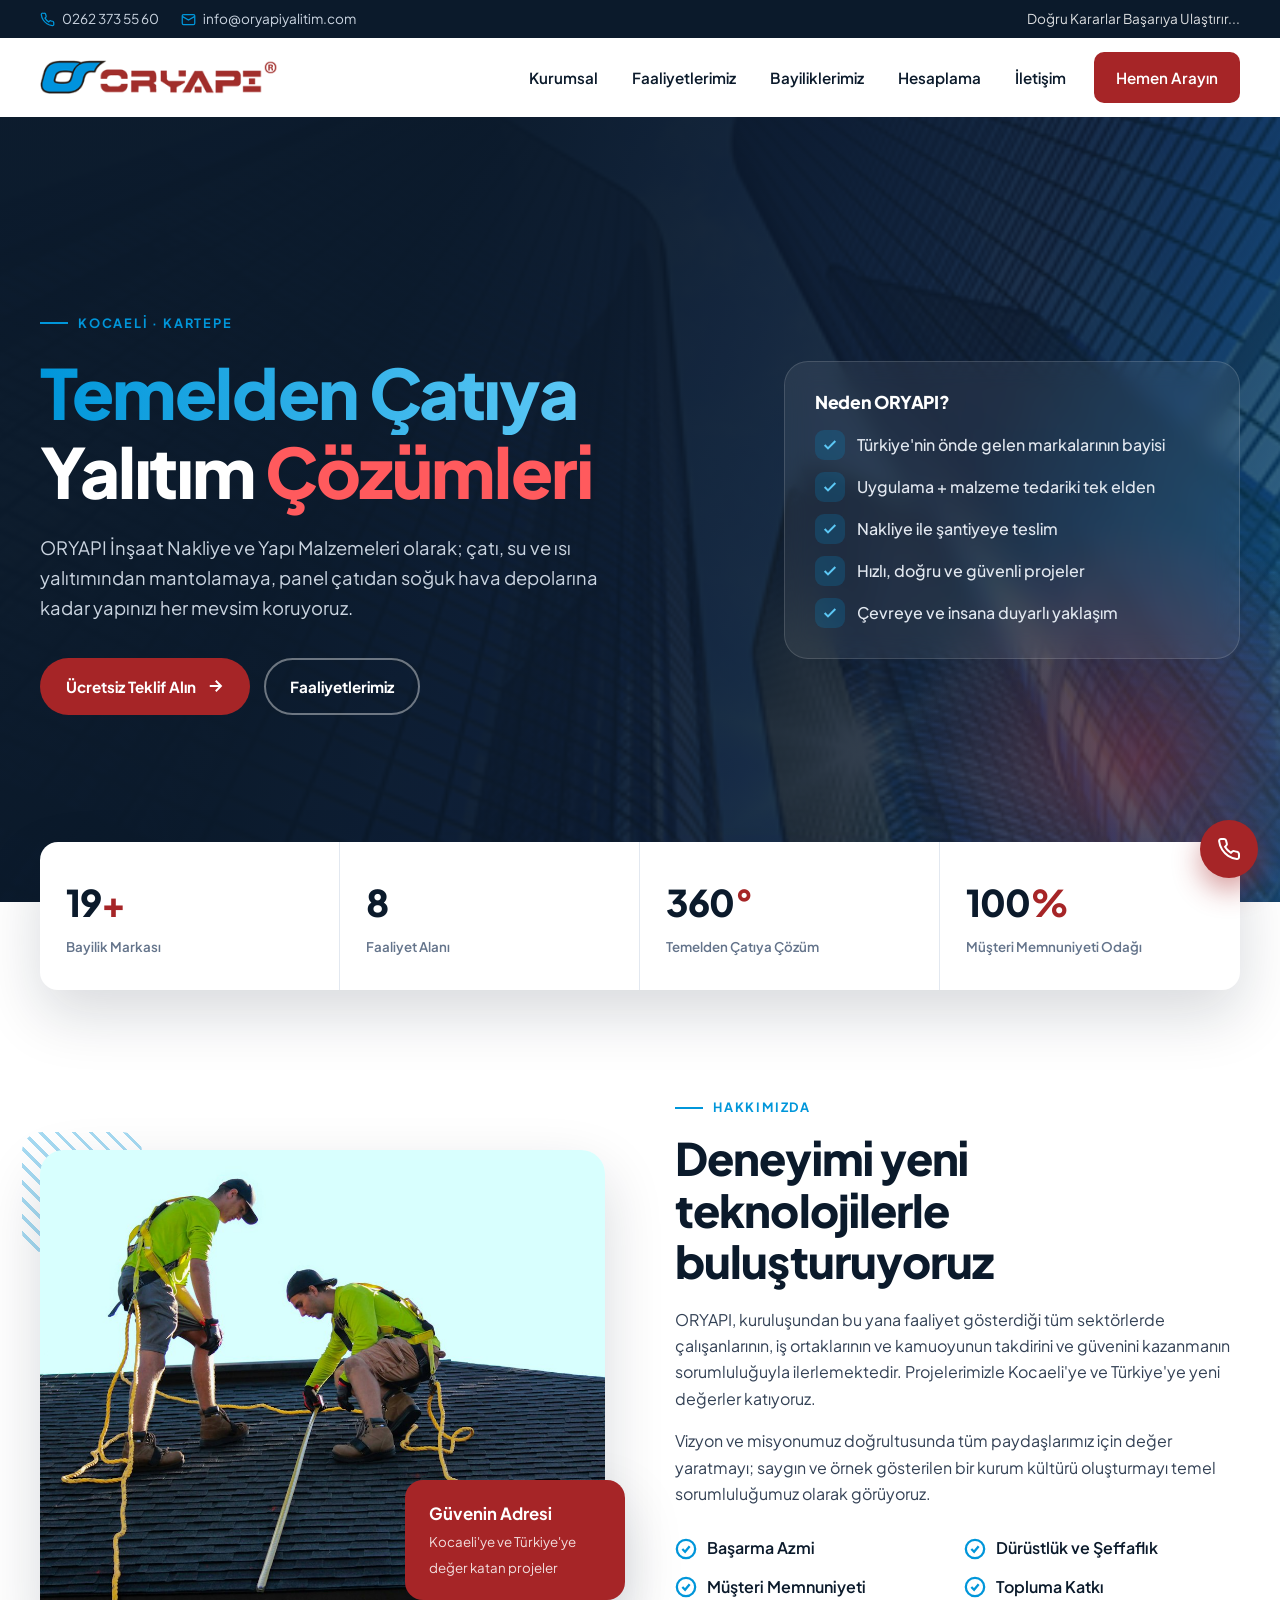
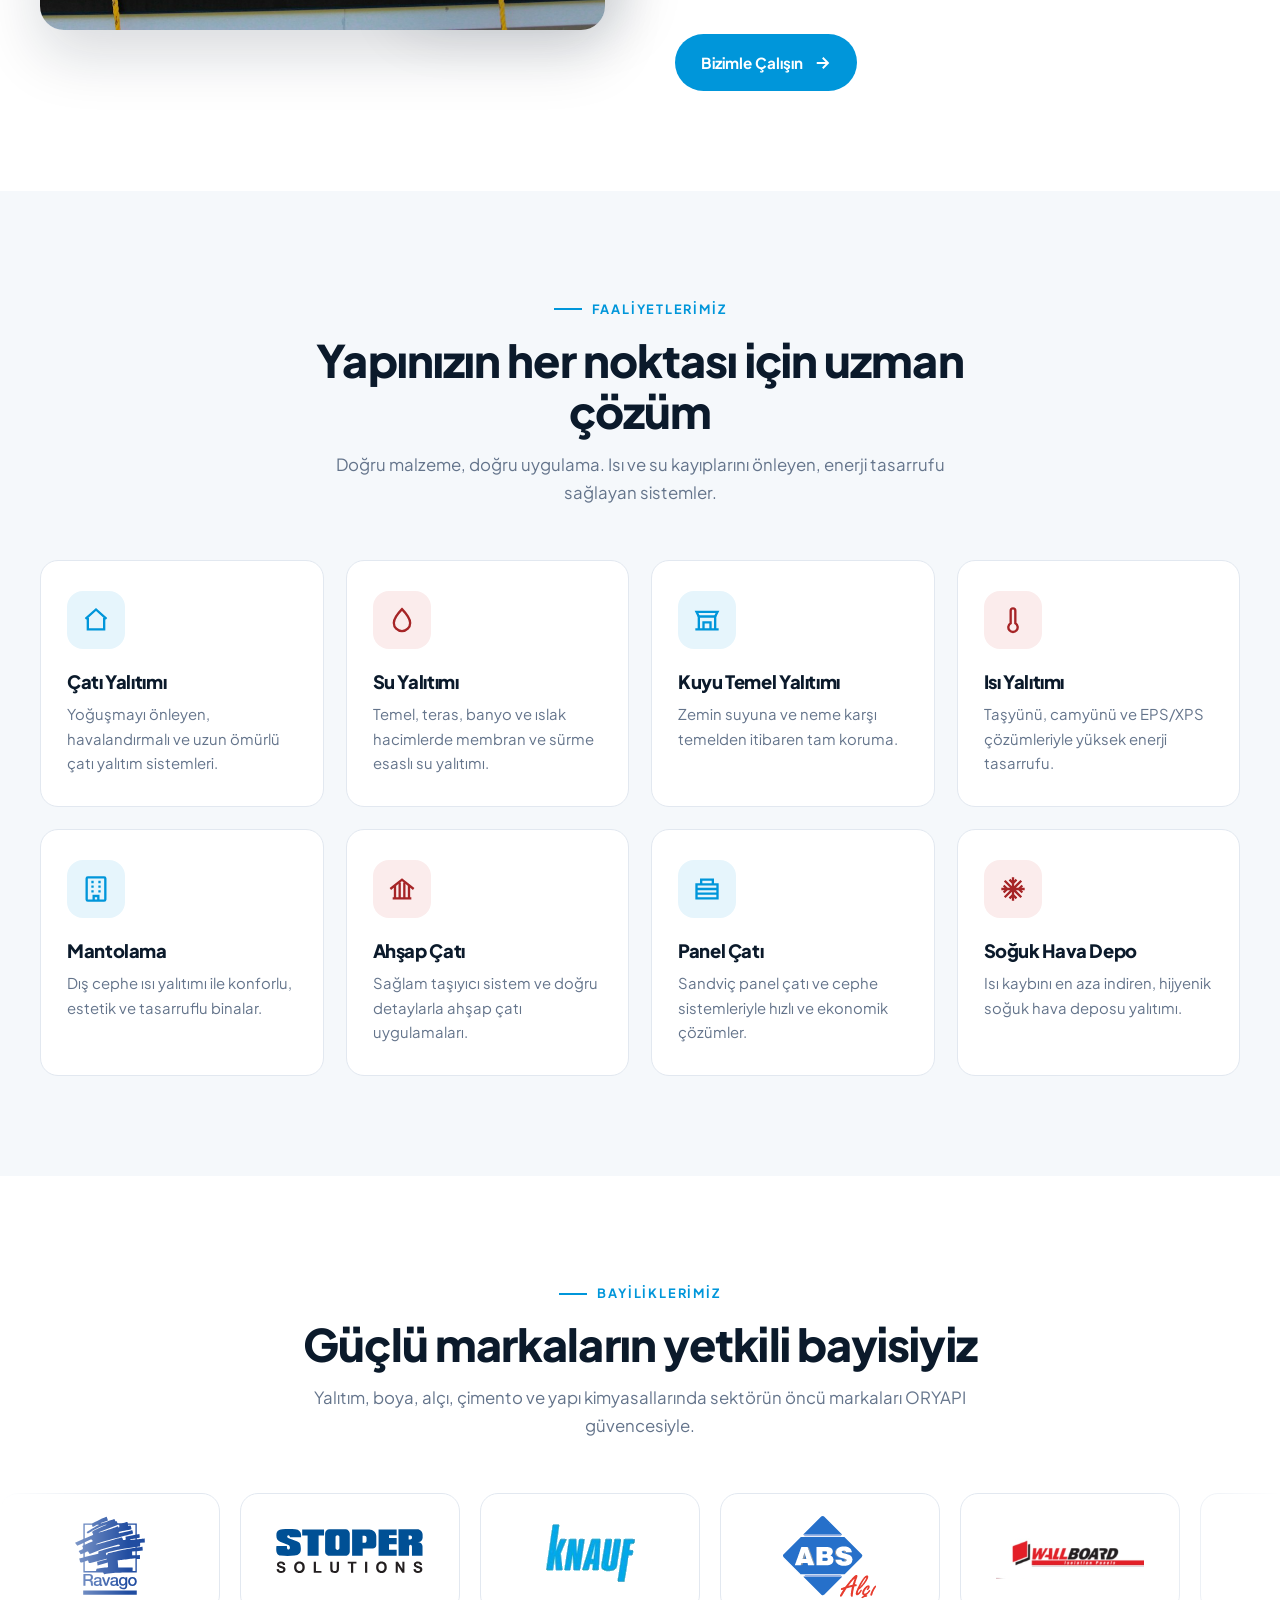
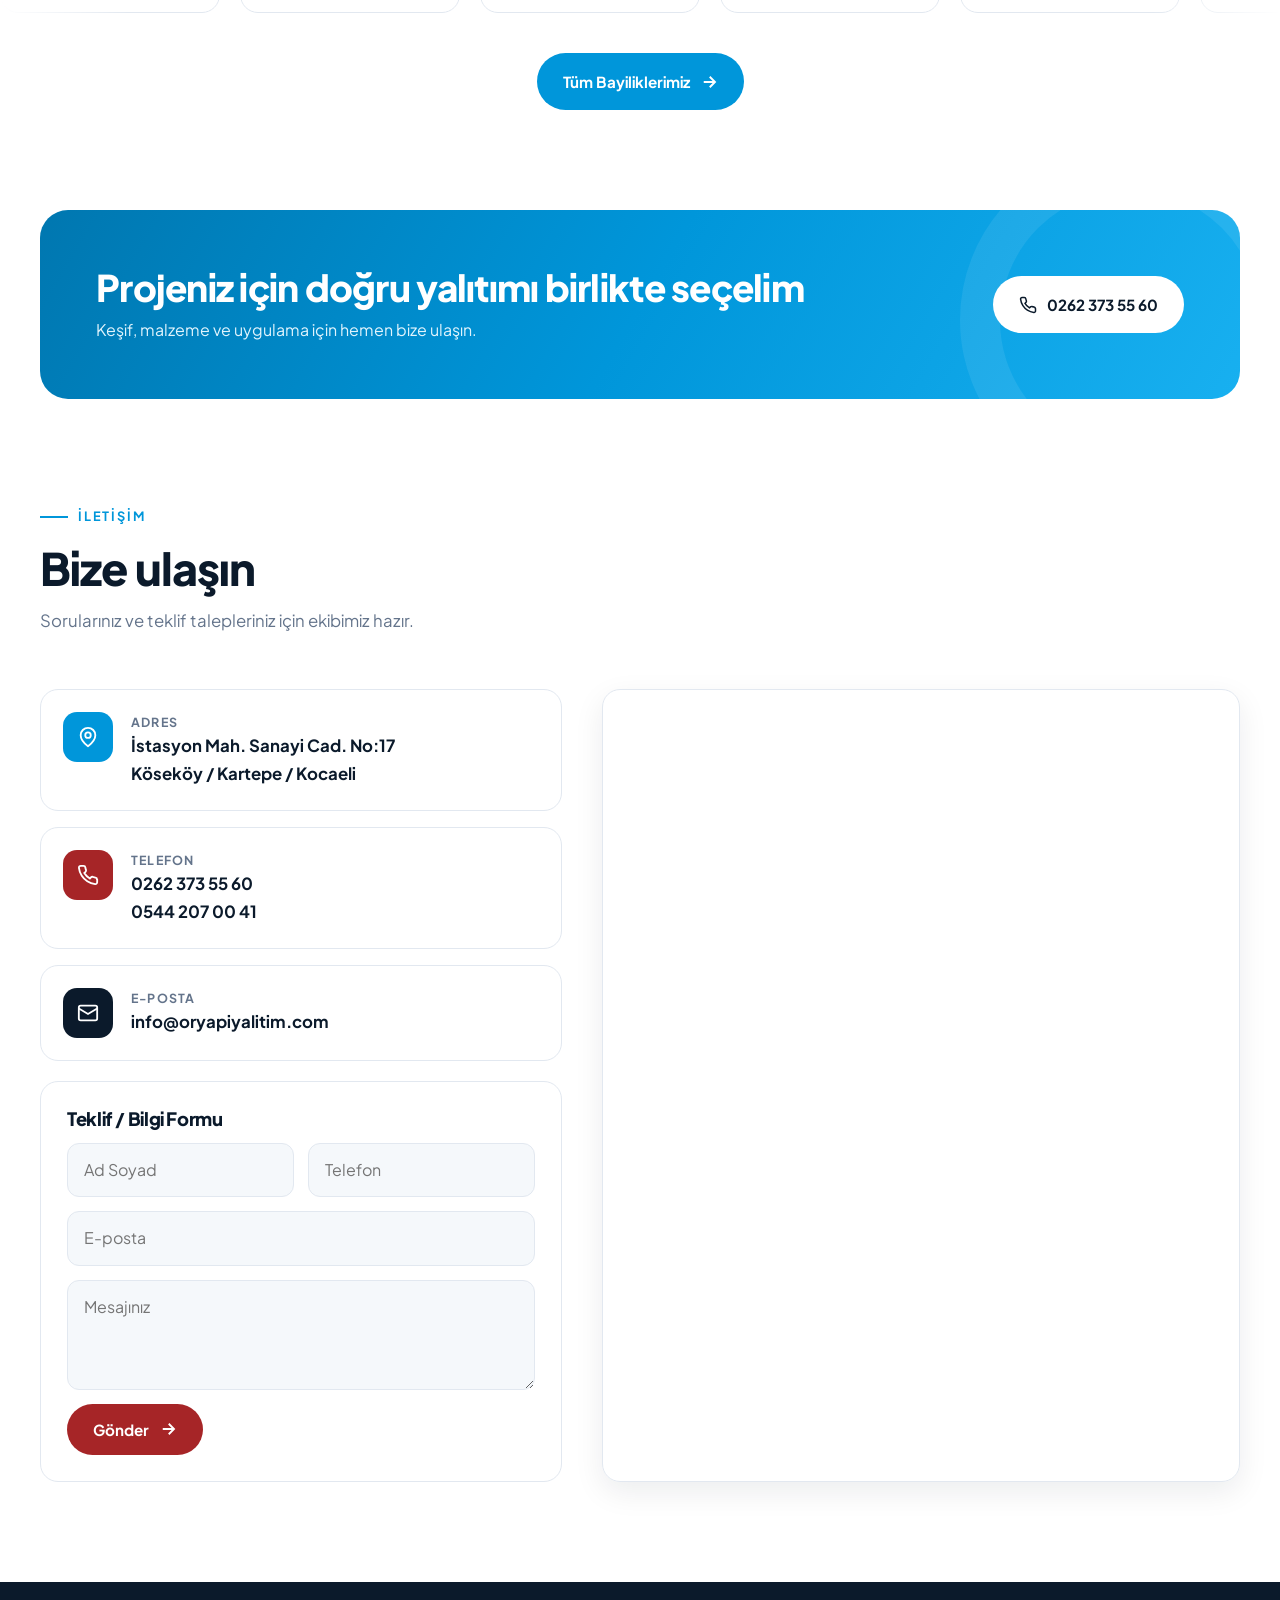
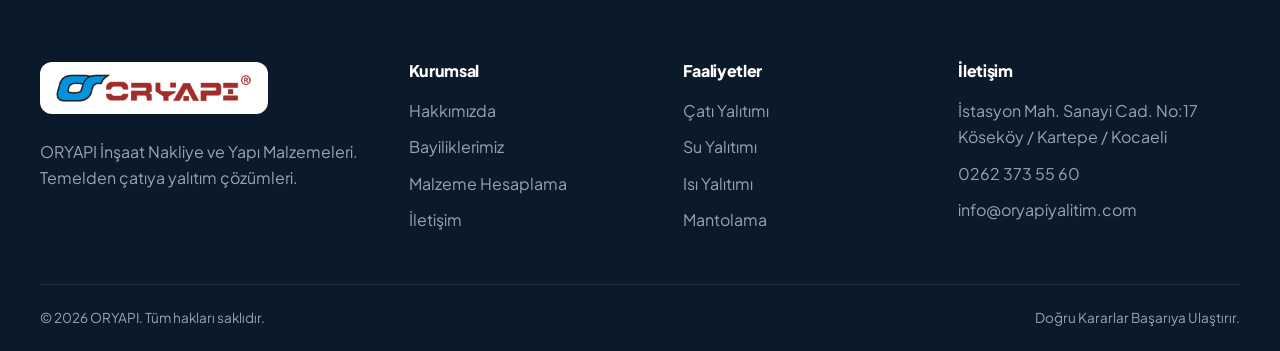
<file: index.html>
<!doctype html>
<html lang="tr">
<head>
<meta charset="utf-8">
<meta name="viewport" content="width=device-width, initial-scale=1">
<title>Oryapı Yalıtım | Temelden Çatıya Yalıtım Çözümleri – Kocaeli</title>
<meta name="description" content="ORYAPI İnşaat Nakliye ve Yapı Malzemeleri – Kocaeli Kartepe'de çatı, su, ısı yalıtımı, mantolama, panel çatı ve yapı malzemeleri bayiliği.">
<link rel="icon" href="images/logo.png">
<link rel="preconnect" href="https://fonts.googleapis.com">
<link rel="preconnect" href="https://fonts.gstatic.com" crossorigin>
<link href="https://fonts.googleapis.com/css2?family=Plus+Jakarta+Sans:wght@400;500;600;700;800&display=swap" rel="stylesheet">
<link rel="stylesheet" href="css/style.css">
</head>
<body>

<div class="topbar">
  <div class="container">
    <div class="tb-left">
      <a href="tel:+902623735560"><svg viewBox="0 0 24 24" fill="none" stroke="currentColor" stroke-width="2"><path d="M22 16.9v3a2 2 0 0 1-2.2 2 19.8 19.8 0 0 1-8.6-3.1 19.5 19.5 0 0 1-6-6A19.8 19.8 0 0 1 2.1 4.2 2 2 0 0 1 4.1 2h3a2 2 0 0 1 2 1.7c.1.9.4 1.8.7 2.7a2 2 0 0 1-.5 2.1L8 9.8a16 16 0 0 0 6 6l1.3-1.3a2 2 0 0 1 2.1-.4c.9.3 1.8.6 2.7.7a2 2 0 0 1 1.7 2z"/></svg>0262 373 55 60</a>
      <a href="mailto:info@oryapiyalitim.com"><svg viewBox="0 0 24 24" fill="none" stroke="currentColor" stroke-width="2"><rect x="2" y="4" width="20" height="16" rx="2"/><path d="m22 7-10 6L2 7"/></svg>info@oryapiyalitim.com</a>
    </div>
    <div class="tb-right"><em>Doğru Kararlar Başarıya Ulaştırır...</em></div>
  </div>
</div>

<header class="header">
  <div class="container">
    <a href="index.html" class="logo"><img src="images/logo.png" alt="ORYAPI"></a>
    <nav class="nav">
      <a href="#hakkimizda">Kurumsal</a>
      <a href="#faaliyetler">Faaliyetlerimiz</a>
      <a href="bayiliklerimiz.html">Bayiliklerimiz</a>
      <a href="hesaplama.html">Hesaplama</a>
      <a href="#iletisim">İletişim</a>
      <a href="tel:+902623735560" class="btn btn-primary">Hemen Arayın</a>
    </nav>
    <button class="menu-btn" aria-label="Menü"><svg viewBox="0 0 24 24" fill="none" stroke="currentColor" stroke-width="2"><path d="M3 6h18M3 12h18M3 18h18"/></svg></button>
  </div>
</header>

<!-- HERO -->
<section class="hero">
  <div class="hero-bg"></div>
  <div class="container">
    <div>
      <span class="eyebrow">Kocaeli · Kartepe</span>
      <h1><span class="accent">Temelden Çatıya</span><br>Yalıtım <span class="red">Çözümleri</span></h1>
      <p class="lead">ORYAPI İnşaat Nakliye ve Yapı Malzemeleri olarak; çatı, su ve ısı yalıtımından mantolamaya, panel çatıdan soğuk hava depolarına kadar yapınızı her mevsim koruyoruz.</p>
      <div class="hero-actions">
        <a href="#iletisim" class="btn btn-primary">Ücretsiz Teklif Alın
          <svg viewBox="0 0 24 24" fill="none" stroke="currentColor" stroke-width="2.5"><path d="M5 12h14M13 5l7 7-7 7"/></svg></a>
        <a href="#faaliyetler" class="btn btn-ghost">Faaliyetlerimiz</a>
      </div>
    </div>
    <div class="hero-card">
      <h3>Neden ORYAPI?</h3>
      <ul>
        <li><i><svg viewBox="0 0 24 24" fill="none" stroke="currentColor" stroke-width="3"><path d="M20 6 9 17l-5-5"/></svg></i>Türkiye'nin önde gelen markalarının bayisi</li>
        <li><i><svg viewBox="0 0 24 24" fill="none" stroke="currentColor" stroke-width="3"><path d="M20 6 9 17l-5-5"/></svg></i>Uygulama + malzeme tedariki tek elden</li>
        <li><i><svg viewBox="0 0 24 24" fill="none" stroke="currentColor" stroke-width="3"><path d="M20 6 9 17l-5-5"/></svg></i>Nakliye ile şantiyeye teslim</li>
        <li><i><svg viewBox="0 0 24 24" fill="none" stroke="currentColor" stroke-width="3"><path d="M20 6 9 17l-5-5"/></svg></i>Hızlı, doğru ve güvenli projeler</li>
        <li><i><svg viewBox="0 0 24 24" fill="none" stroke="currentColor" stroke-width="3"><path d="M20 6 9 17l-5-5"/></svg></i>Çevreye ve insana duyarlı yaklaşım</li>
      </ul>
    </div>
  </div>
</section>

<!-- STATS -->
<div class="stats">
  <div class="container">
    <div class="grid">
      <div class="stat"><b data-count="19">0<span>+</span></b><small>Bayilik Markası</small></div>
      <div class="stat"><b data-count="8">0<span></span></b><small>Faaliyet Alanı</small></div>
      <div class="stat"><b>360<span>°</span></b><small>Temelden Çatıya Çözüm</small></div>
      <div class="stat"><b data-count="100">0<span>%</span></b><small>Müşteri Memnuniyeti Odağı</small></div>
    </div>
  </div>
</div>

<!-- ABOUT -->
<section id="hakkimizda">
  <div class="container about">
    <div class="about-img reveal">
      <img src="images/cati-ustalari.jpg" alt="ORYAPI ustaları çatı uygulamasında" style="object-position:40% center">
      <div class="badge"><b>Güvenin Adresi</b><small>Kocaeli'ye ve Türkiye'ye değer katan projeler</small></div>
    </div>
    <div class="reveal">
      <span class="eyebrow">Hakkımızda</span>
      <h2 style="font-size:clamp(1.9rem,3.6vw,2.8rem);margin:14px 0 20px">Deneyimi yeni teknolojilerle buluşturuyoruz</h2>
      <p>ORYAPI, kuruluşundan bu yana faaliyet gösterdiği tüm sektörlerde çalışanlarının, iş ortaklarının ve kamuoyunun takdirini ve güvenini kazanmanın sorumluluğuyla ilerlemektedir. Projelerimizle Kocaeli'ye ve Türkiye'ye yeni değerler katıyoruz.</p>
      <p>Vizyon ve misyonumuz doğrultusunda tüm paydaşlarımız için değer yaratmayı; saygın ve örnek gösterilen bir kurum kültürü oluşturmayı temel sorumluluğumuz olarak görüyoruz.</p>
      <div class="values">
        <div><svg viewBox="0 0 24 24" fill="none" stroke="currentColor" stroke-width="2.5"><circle cx="12" cy="12" r="10"/><path d="m8 12 3 3 5-6"/></svg>Başarma Azmi</div>
        <div><svg viewBox="0 0 24 24" fill="none" stroke="currentColor" stroke-width="2.5"><circle cx="12" cy="12" r="10"/><path d="m8 12 3 3 5-6"/></svg>Dürüstlük ve Şeffaflık</div>
        <div><svg viewBox="0 0 24 24" fill="none" stroke="currentColor" stroke-width="2.5"><circle cx="12" cy="12" r="10"/><path d="m8 12 3 3 5-6"/></svg>Müşteri Memnuniyeti</div>
        <div><svg viewBox="0 0 24 24" fill="none" stroke="currentColor" stroke-width="2.5"><circle cx="12" cy="12" r="10"/><path d="m8 12 3 3 5-6"/></svg>Topluma Katkı</div>
      </div>
      <a href="#iletisim" class="btn btn-blue">Bizimle Çalışın
        <svg viewBox="0 0 24 24" fill="none" stroke="currentColor" stroke-width="2.5"><path d="M5 12h14M13 5l7 7-7 7"/></svg></a>
    </div>
  </div>
</section>

<!-- SERVICES -->
<section id="faaliyetler" class="bg-soft">
  <div class="container">
    <div class="section-head center reveal">
      <span class="eyebrow">Faaliyetlerimiz</span>
      <h2>Yapınızın her noktası için uzman çözüm</h2>
      <p>Doğru malzeme, doğru uygulama. Isı ve su kayıplarını önleyen, enerji tasarrufu sağlayan sistemler.</p>
    </div>
    <div class="services">
      <div class="service reveal"><div class="ic"><svg viewBox="0 0 24 24" fill="none" stroke="currentColor" stroke-width="2"><path d="M3 11 12 3l9 8"/><path d="M5 10v10h14V10"/></svg></div><h3>Çatı Yalıtımı</h3><p>Yoğuşmayı önleyen, havalandırmalı ve uzun ömürlü çatı yalıtım sistemleri.</p></div>
      <div class="service reveal"><div class="ic"><svg viewBox="0 0 24 24" fill="none" stroke="currentColor" stroke-width="2"><path d="M12 2.7S5 10 5 14.5a7 7 0 0 0 14 0C19 10 12 2.7 12 2.7z"/></svg></div><h3>Su Yalıtımı</h3><p>Temel, teras, banyo ve ıslak hacimlerde membran ve sürme esaslı su yalıtımı.</p></div>
      <div class="service reveal"><div class="ic"><svg viewBox="0 0 24 24" fill="none" stroke="currentColor" stroke-width="2"><path d="M2 20h20"/><path d="M5 20V9h14v11"/><path d="M9 20v-6h6v6"/><path d="M5 9 3 5h18l-2 4"/></svg></div><h3>Kuyu Temel Yalıtımı</h3><p>Zemin suyuna ve neme karşı temelden itibaren tam koruma.</p></div>
      <div class="service reveal"><div class="ic"><svg viewBox="0 0 24 24" fill="none" stroke="currentColor" stroke-width="2"><path d="M14 14.8V4a2 2 0 0 0-4 0v10.8a4 4 0 1 0 4 0z"/></svg></div><h3>Isı Yalıtımı</h3><p>Taşyünü, camyünü ve EPS/XPS çözümleriyle yüksek enerji tasarrufu.</p></div>
      <div class="service reveal"><div class="ic"><svg viewBox="0 0 24 24" fill="none" stroke="currentColor" stroke-width="2"><rect x="4" y="2" width="16" height="20" rx="1"/><path d="M8 6h2M14 6h2M8 10h2M14 10h2M8 14h2M14 14h2M10 22v-4h4v4"/></svg></div><h3>Mantolama</h3><p>Dış cephe ısı yalıtımı ile konforlu, estetik ve tasarruflu binalar.</p></div>
      <div class="service reveal"><div class="ic"><svg viewBox="0 0 24 24" fill="none" stroke="currentColor" stroke-width="2"><path d="M2 12 12 4l10 8"/><path d="M6 9.5v10.5M10 6.5V20M14 6.5V20M18 9.5V20M4 20h16"/></svg></div><h3>Ahşap Çatı</h3><p>Sağlam taşıyıcı sistem ve doğru detaylarla ahşap çatı uygulamaları.</p></div>
      <div class="service reveal"><div class="ic"><svg viewBox="0 0 24 24" fill="none" stroke="currentColor" stroke-width="2"><path d="M3 8h18v12H3z"/><path d="M3 12h18M3 16h18M7 8V4h10v4"/></svg></div><h3>Panel Çatı</h3><p>Sandviç panel çatı ve cephe sistemleriyle hızlı ve ekonomik çözümler.</p></div>
      <div class="service reveal"><div class="ic"><svg viewBox="0 0 24 24" fill="none" stroke="currentColor" stroke-width="2"><path d="M12 2v20M4.9 4.9l14.2 14.2M2 12h20M4.9 19.1 19.1 4.9"/><path d="m9 4 3 3 3-3M9 20l3-3 3 3M4 9l3 3-3 3M20 9l-3 3 3 3"/></svg></div><h3>Soğuk Hava Depo</h3><p>Isı kaybını en aza indiren, hijyenik soğuk hava deposu yalıtımı.</p></div>
    </div>
  </div>
</section>

<!-- DEALERS STRIP -->
<section>
  <div class="container">
    <div class="section-head center reveal">
      <span class="eyebrow">Bayiliklerimiz</span>
      <h2>Güçlü markaların yetkili bayisiyiz</h2>
      <p>Yalıtım, boya, alçı, çimento ve yapı kimyasallarında sektörün öncü markaları ORYAPI güvencesiyle.</p>
    </div>
  </div>
  <div class="marquee reveal"><div class="marquee-track"></div></div>
  <div class="container" style="text-align:center;margin-top:40px">
    <a href="bayiliklerimiz.html" class="btn btn-blue">Tüm Bayiliklerimiz
      <svg viewBox="0 0 24 24" fill="none" stroke="currentColor" stroke-width="2.5"><path d="M5 12h14M13 5l7 7-7 7"/></svg></a>
  </div>
</section>

<!-- CTA -->
<div class="container reveal">
  <div class="cta">
    <div>
      <h2>Projeniz için doğru yalıtımı birlikte seçelim</h2>
      <p>Keşif, malzeme ve uygulama için hemen bize ulaşın.</p>
    </div>
    <a href="tel:+902623735560" class="btn">
      <svg viewBox="0 0 24 24" fill="none" stroke="currentColor" stroke-width="2"><path d="M22 16.9v3a2 2 0 0 1-2.2 2 19.8 19.8 0 0 1-8.6-3.1 19.5 19.5 0 0 1-6-6A19.8 19.8 0 0 1 2.1 4.2 2 2 0 0 1 4.1 2h3a2 2 0 0 1 2 1.7c.1.9.4 1.8.7 2.7a2 2 0 0 1-.5 2.1L8 9.8a16 16 0 0 0 6 6l1.3-1.3a2 2 0 0 1 2.1-.4c.9.3 1.8.6 2.7.7a2 2 0 0 1 1.7 2z"/></svg>
      0262 373 55 60</a>
  </div>
</div>

<!-- CONTACT -->
<section id="iletisim">
  <div class="container">
    <div class="section-head reveal">
      <span class="eyebrow">İletişim</span>
      <h2>Bize ulaşın</h2>
      <p>Sorularınız ve teklif talepleriniz için ekibimiz hazır.</p>
    </div>
    <div class="contact">
      <div class="reveal">
        <div class="c-list">
          <div class="c-item"><i><svg viewBox="0 0 24 24" fill="none" stroke="currentColor" stroke-width="2"><path d="M20 10c0 6-8 12-8 12s-8-6-8-12a8 8 0 0 1 16 0z"/><circle cx="12" cy="10" r="3"/></svg></i>
            <div><small>Adres</small><strong>İstasyon Mah. Sanayi Cad. No:17<br>Köseköy / Kartepe / Kocaeli</strong></div></div>
          <div class="c-item"><i><svg viewBox="0 0 24 24" fill="none" stroke="currentColor" stroke-width="2"><path d="M22 16.9v3a2 2 0 0 1-2.2 2 19.8 19.8 0 0 1-8.6-3.1 19.5 19.5 0 0 1-6-6A19.8 19.8 0 0 1 2.1 4.2 2 2 0 0 1 4.1 2h3a2 2 0 0 1 2 1.7c.1.9.4 1.8.7 2.7a2 2 0 0 1-.5 2.1L8 9.8a16 16 0 0 0 6 6l1.3-1.3a2 2 0 0 1 2.1-.4c.9.3 1.8.6 2.7.7a2 2 0 0 1 1.7 2z"/></svg></i>
            <div><small>Telefon</small><strong><a href="tel:+902623735560">0262 373 55 60</a><br><a href="tel:+905442070041">0544 207 00 41</a></strong></div></div>
          <div class="c-item"><i><svg viewBox="0 0 24 24" fill="none" stroke="currentColor" stroke-width="2"><rect x="2" y="4" width="20" height="16" rx="2"/><path d="m22 7-10 6L2 7"/></svg></i>
            <div><small>E-posta</small><strong><a href="mailto:info@oryapiyalitim.com">info@oryapiyalitim.com</a></strong></div></div>
        </div>
        <form class="form" id="contactForm">
          <h3>Teklif / Bilgi Formu</h3>
          <div class="row"><input name="ad" placeholder="Ad Soyad" required><input name="tel" placeholder="Telefon" required></div>
          <input name="mail" type="email" placeholder="E-posta">
          <textarea name="mesaj" placeholder="Mesajınız" required></textarea>
          <button class="btn btn-primary" type="submit">Gönder
            <svg viewBox="0 0 24 24" fill="none" stroke="currentColor" stroke-width="2.5"><path d="M5 12h14M13 5l7 7-7 7"/></svg></button>
        </form>
      </div>
      <div class="map reveal">
        <iframe title="ORYAPI Konum" loading="lazy" referrerpolicy="no-referrer-when-downgrade"
          src="https://maps.google.com/maps?q=%C4%B0stasyon%20Mah.%20Sanayi%20Cad.%20No%3A17%20K%C3%B6sek%C3%B6y%20Kartepe%20Kocaeli&z=15&output=embed"></iframe>
      </div>
    </div>
  </div>
</section>

<footer class="footer">
  <div class="container">
    <div class="grid">
      <div>
        <a href="index.html" class="flogo"><img src="images/logo.png" alt="ORYAPI"></a>
        <p>ORYAPI İnşaat Nakliye ve Yapı Malzemeleri. Temelden çatıya yalıtım çözümleri.</p>
      </div>
      <div>
        <h4>Kurumsal</h4>
        <ul><li><a href="index.html#hakkimizda">Hakkımızda</a></li><li><a href="bayiliklerimiz.html">Bayiliklerimiz</a></li><li><a href="hesaplama.html">Malzeme Hesaplama</a></li><li><a href="index.html#iletisim">İletişim</a></li></ul>
      </div>
      <div>
        <h4>Faaliyetler</h4>
        <ul><li><a href="index.html#faaliyetler">Çatı Yalıtımı</a></li><li><a href="index.html#faaliyetler">Su Yalıtımı</a></li><li><a href="index.html#faaliyetler">Isı Yalıtımı</a></li><li><a href="index.html#faaliyetler">Mantolama</a></li></ul>
      </div>
      <div>
        <h4>İletişim</h4>
        <ul><li>İstasyon Mah. Sanayi Cad. No:17<br>Köseköy / Kartepe / Kocaeli</li><li><a href="tel:+902623735560">0262 373 55 60</a></li><li><a href="mailto:info@oryapiyalitim.com">info@oryapiyalitim.com</a></li></ul>
      </div>
    </div>
    <div class="bottom"><span>© <span data-year></span> ORYAPI. Tüm hakları saklıdır.</span><span>Doğru Kararlar Başarıya Ulaştırır.</span></div>
  </div>
</footer>

<a href="tel:+902623735560" class="fab" aria-label="Ara"><svg viewBox="0 0 24 24" fill="none" stroke="currentColor" stroke-width="2"><path d="M22 16.9v3a2 2 0 0 1-2.2 2 19.8 19.8 0 0 1-8.6-3.1 19.5 19.5 0 0 1-6-6A19.8 19.8 0 0 1 2.1 4.2 2 2 0 0 1 4.1 2h3a2 2 0 0 1 2 1.7c.1.9.4 1.8.7 2.7a2 2 0 0 1-.5 2.1L8 9.8a16 16 0 0 0 6 6l1.3-1.3a2 2 0 0 1 2.1-.4c.9.3 1.8.6 2.7.7a2 2 0 0 1 1.7 2z"/></svg></a>

<script src="js/main.js"></script>
</body>
</html>
</file>
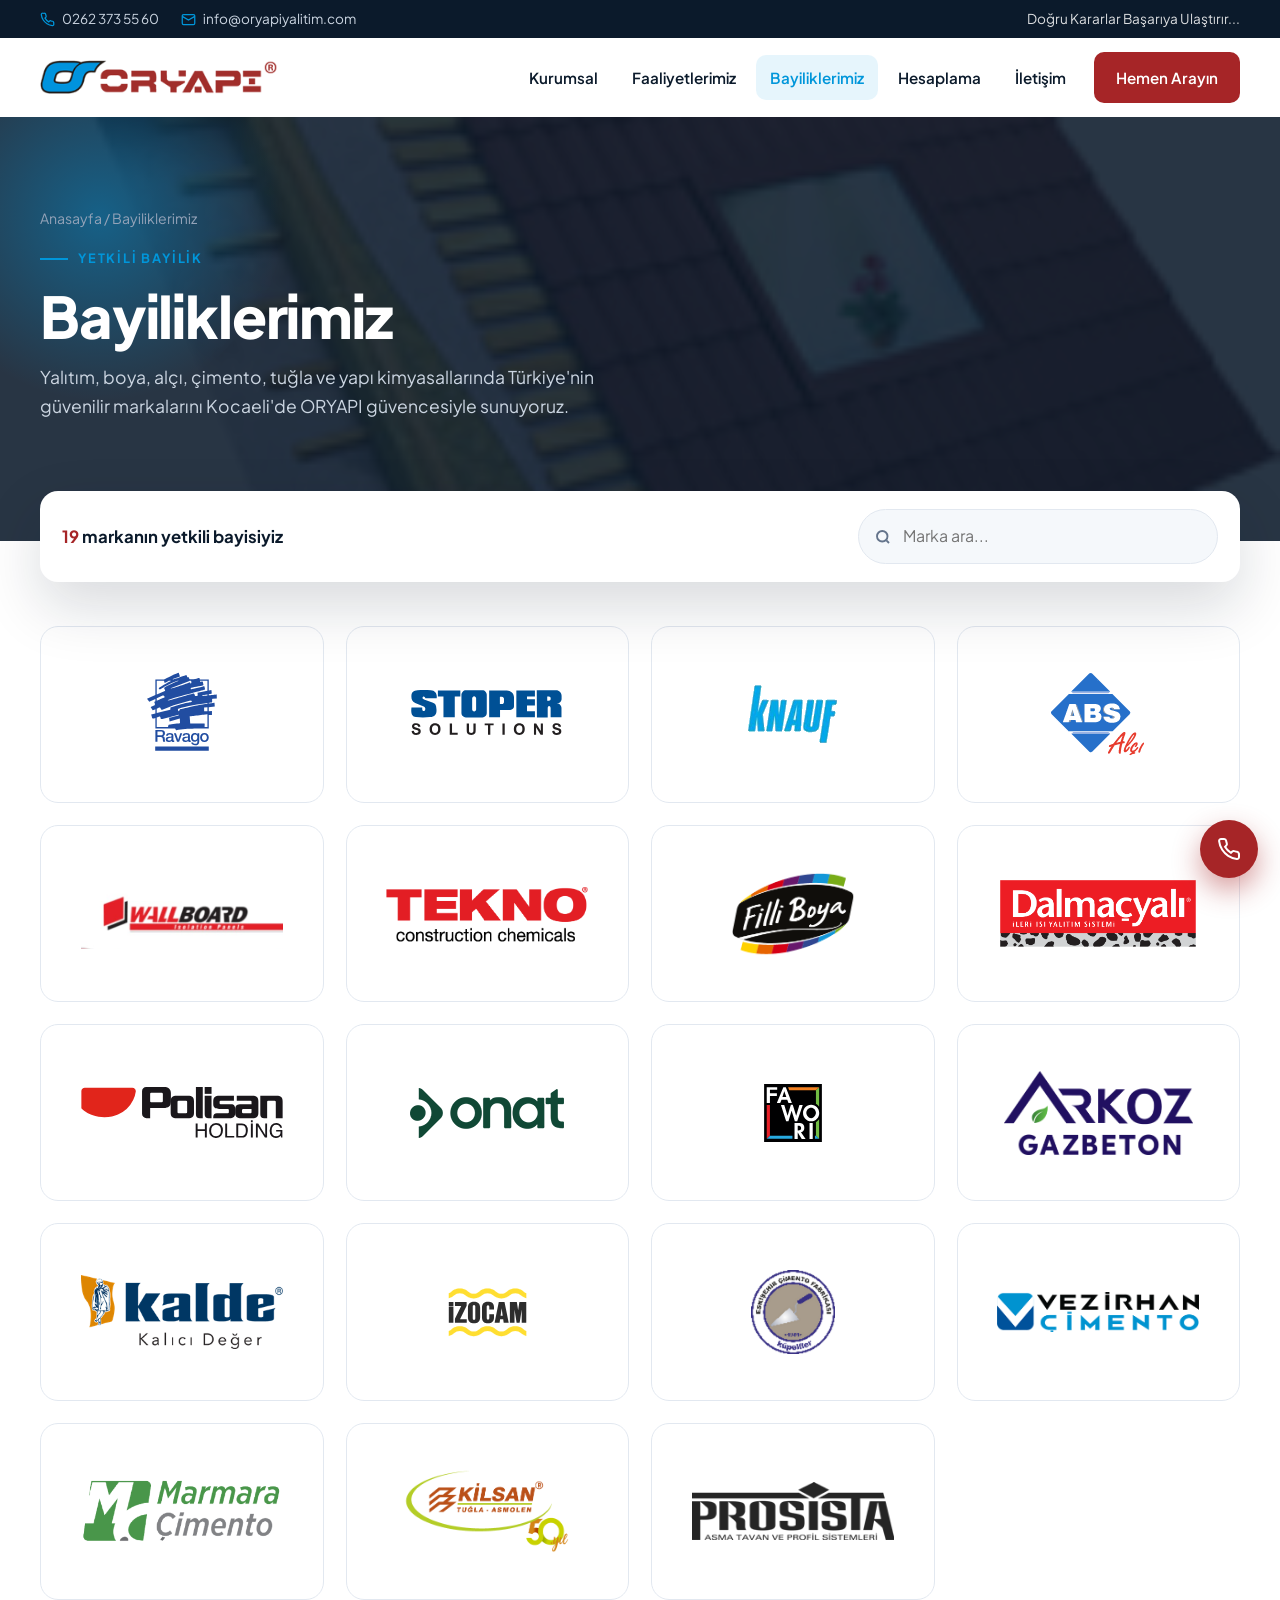
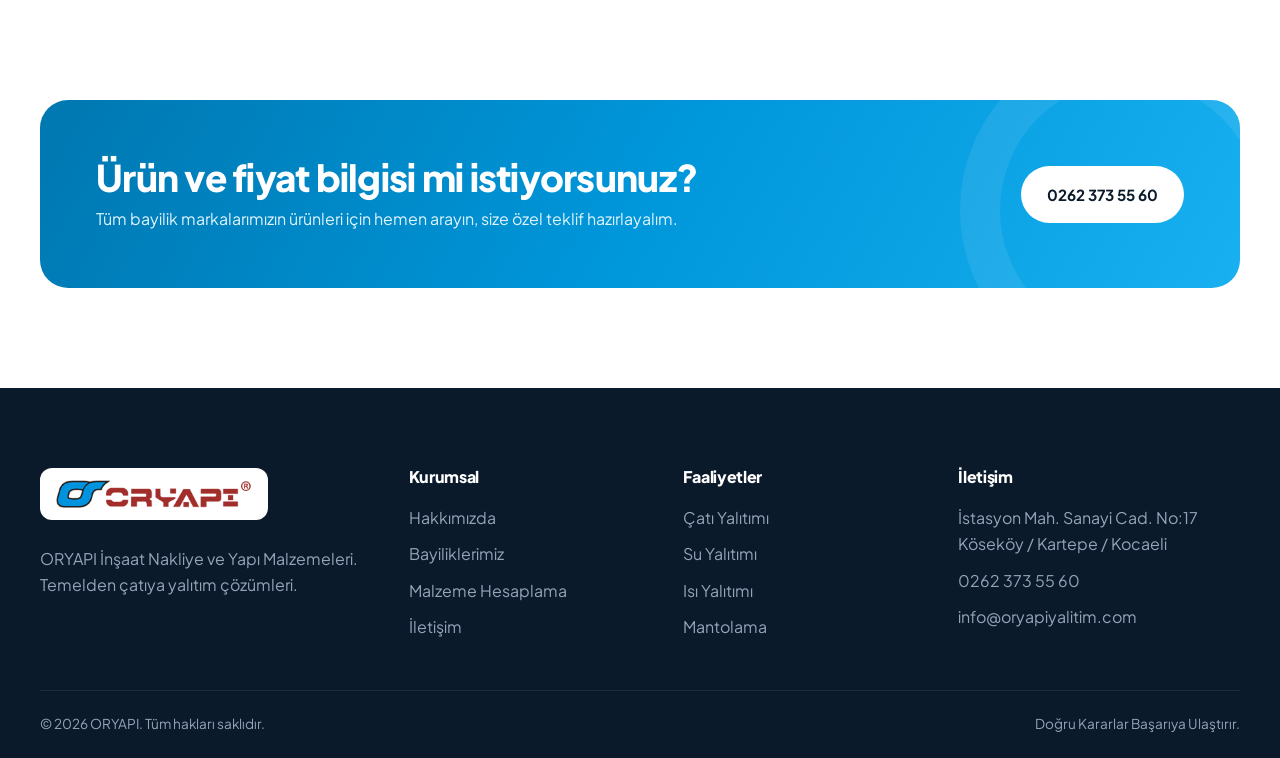
<file: bayiliklerimiz.html>
<!doctype html>
<html lang="tr">
<head>
<meta charset="utf-8">
<meta name="viewport" content="width=device-width, initial-scale=1">
<title>Bayiliklerimiz | Oryapı Yalıtım</title>
<meta name="description" content="ORYAPI İnşaat Nakliye ve Yapı Malzemeleri – Kocaeli Kartepe'de çatı, su, ısı yalıtımı, mantolama, panel çatı ve yapı malzemeleri bayiliği.">
<link rel="icon" href="images/logo.png">
<link rel="preconnect" href="https://fonts.googleapis.com">
<link rel="preconnect" href="https://fonts.gstatic.com" crossorigin>
<link href="https://fonts.googleapis.com/css2?family=Plus+Jakarta+Sans:wght@400;500;600;700;800&display=swap" rel="stylesheet">
<link rel="stylesheet" href="css/style.css">
</head>
<body>

<div class="topbar">
  <div class="container">
    <div class="tb-left">
      <a href="tel:+902623735560"><svg viewBox="0 0 24 24" fill="none" stroke="currentColor" stroke-width="2"><path d="M22 16.9v3a2 2 0 0 1-2.2 2 19.8 19.8 0 0 1-8.6-3.1 19.5 19.5 0 0 1-6-6A19.8 19.8 0 0 1 2.1 4.2 2 2 0 0 1 4.1 2h3a2 2 0 0 1 2 1.7c.1.9.4 1.8.7 2.7a2 2 0 0 1-.5 2.1L8 9.8a16 16 0 0 0 6 6l1.3-1.3a2 2 0 0 1 2.1-.4c.9.3 1.8.6 2.7.7a2 2 0 0 1 1.7 2z"/></svg>0262 373 55 60</a>
      <a href="mailto:info@oryapiyalitim.com"><svg viewBox="0 0 24 24" fill="none" stroke="currentColor" stroke-width="2"><rect x="2" y="4" width="20" height="16" rx="2"/><path d="m22 7-10 6L2 7"/></svg>info@oryapiyalitim.com</a>
    </div>
    <div class="tb-right"><em>Doğru Kararlar Başarıya Ulaştırır...</em></div>
  </div>
</div>

<header class="header">
  <div class="container">
    <a href="index.html" class="logo"><img src="images/logo.png" alt="ORYAPI"></a>
    <nav class="nav">
      <a href="index.html#hakkimizda">Kurumsal</a>
      <a href="index.html#faaliyetler">Faaliyetlerimiz</a>
      <a href="bayiliklerimiz.html" class="active">Bayiliklerimiz</a>
      <a href="hesaplama.html">Hesaplama</a>
      <a href="index.html#iletisim">İletişim</a>
      <a href="tel:+902623735560" class="btn btn-primary">Hemen Arayın</a>
    </nav>
    <button class="menu-btn" aria-label="Menü"><svg viewBox="0 0 24 24" fill="none" stroke="currentColor" stroke-width="2"><path d="M3 6h18M3 12h18M3 18h18"/></svg></button>
  </div>
</header>

<!-- PAGE HERO -->
<section class="page-hero">
  <div class="container">
    <div class="crumb"><a href="index.html">Anasayfa</a> / Bayiliklerimiz</div>
    <span class="eyebrow">Yetkili Bayilik</span>
    <h1>Bayiliklerimiz</h1>
    <p>Yalıtım, boya, alçı, çimento, tuğla ve yapı kimyasallarında Türkiye'nin güvenilir markalarını Kocaeli'de ORYAPI güvencesiyle sunuyoruz.</p>
  </div>
</section>

<section style="padding-top:0">
  <div class="container">
    <div class="dealer-tools">
      <b><span id="brandCount">0</span> markanın yetkili bayisiyiz</b>
      <label class="search">
        <svg viewBox="0 0 24 24" fill="none" stroke="currentColor" stroke-width="2.5"><circle cx="11" cy="11" r="7"/><path d="m20 20-3.5-3.5"/></svg>
        <input id="brandSearch" type="search" placeholder="Marka ara..." aria-label="Marka ara">
      </label>
    </div>
    <div class="brands-grid" id="brandsGrid"></div>
    <p class="empty" id="empty">Aradığınız marka bulunamadı.</p>
  </div>
</section>

<div class="container reveal" style="margin-bottom:100px">
  <div class="cta">
    <div>
      <h2>Ürün ve fiyat bilgisi mi istiyorsunuz?</h2>
      <p>Tüm bayilik markalarımızın ürünleri için hemen arayın, size özel teklif hazırlayalım.</p>
    </div>
    <a href="tel:+902623735560" class="btn">0262 373 55 60</a>
  </div>
</div>

<footer class="footer">
  <div class="container">
    <div class="grid">
      <div>
        <a href="index.html" class="flogo"><img src="images/logo.png" alt="ORYAPI"></a>
        <p>ORYAPI İnşaat Nakliye ve Yapı Malzemeleri. Temelden çatıya yalıtım çözümleri.</p>
      </div>
      <div>
        <h4>Kurumsal</h4>
        <ul><li><a href="index.html#hakkimizda">Hakkımızda</a></li><li><a href="bayiliklerimiz.html">Bayiliklerimiz</a></li><li><a href="hesaplama.html">Malzeme Hesaplama</a></li><li><a href="index.html#iletisim">İletişim</a></li></ul>
      </div>
      <div>
        <h4>Faaliyetler</h4>
        <ul><li><a href="index.html#faaliyetler">Çatı Yalıtımı</a></li><li><a href="index.html#faaliyetler">Su Yalıtımı</a></li><li><a href="index.html#faaliyetler">Isı Yalıtımı</a></li><li><a href="index.html#faaliyetler">Mantolama</a></li></ul>
      </div>
      <div>
        <h4>İletişim</h4>
        <ul><li>İstasyon Mah. Sanayi Cad. No:17<br>Köseköy / Kartepe / Kocaeli</li><li><a href="tel:+902623735560">0262 373 55 60</a></li><li><a href="mailto:info@oryapiyalitim.com">info@oryapiyalitim.com</a></li></ul>
      </div>
    </div>
    <div class="bottom"><span>© <span data-year></span> ORYAPI. Tüm hakları saklıdır.</span><span>Doğru Kararlar Başarıya Ulaştırır.</span></div>
  </div>
</footer>

<a href="tel:+902623735560" class="fab" aria-label="Ara"><svg viewBox="0 0 24 24" fill="none" stroke="currentColor" stroke-width="2"><path d="M22 16.9v3a2 2 0 0 1-2.2 2 19.8 19.8 0 0 1-8.6-3.1 19.5 19.5 0 0 1-6-6A19.8 19.8 0 0 1 2.1 4.2 2 2 0 0 1 4.1 2h3a2 2 0 0 1 2 1.7c.1.9.4 1.8.7 2.7a2 2 0 0 1-.5 2.1L8 9.8a16 16 0 0 0 6 6l1.3-1.3a2 2 0 0 1 2.1-.4c.9.3 1.8.6 2.7.7a2 2 0 0 1 1.7 2z"/></svg></a>

<script src="js/main.js"></script>
</body>
</html>
</file>
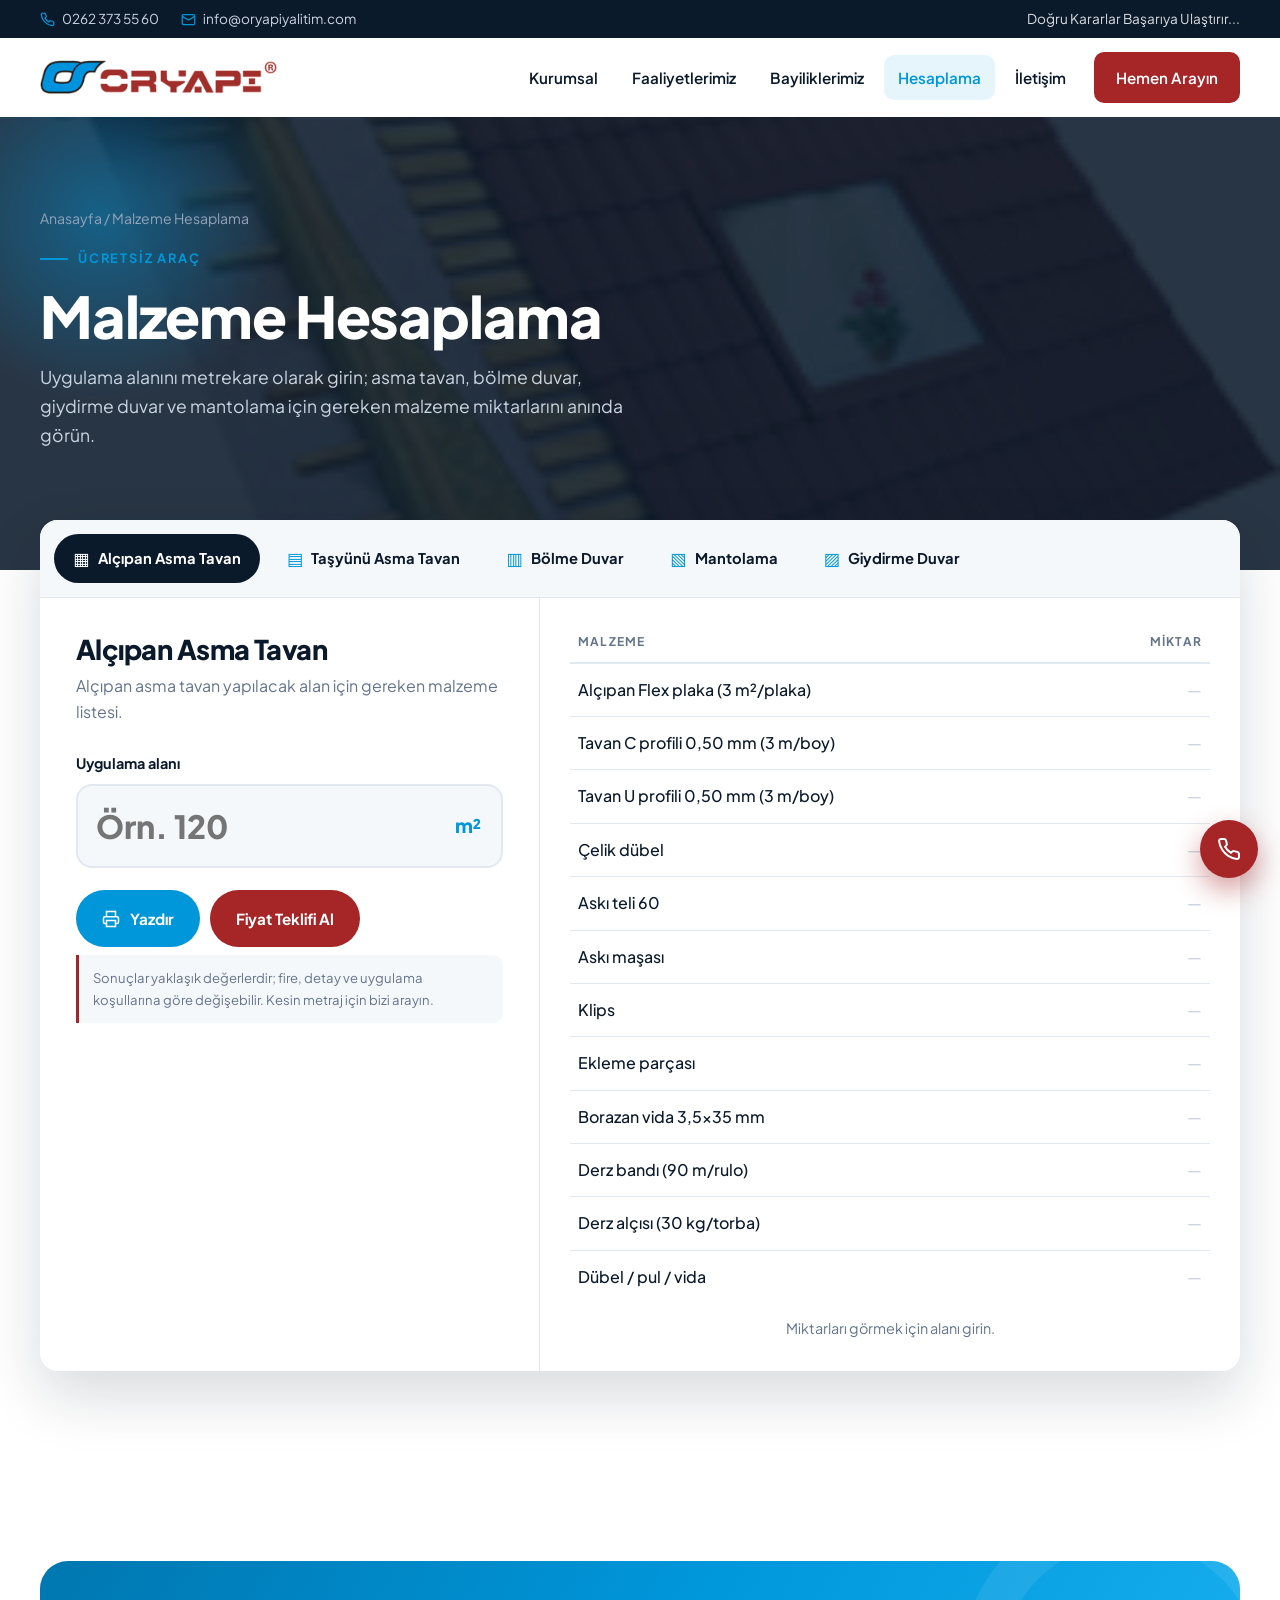
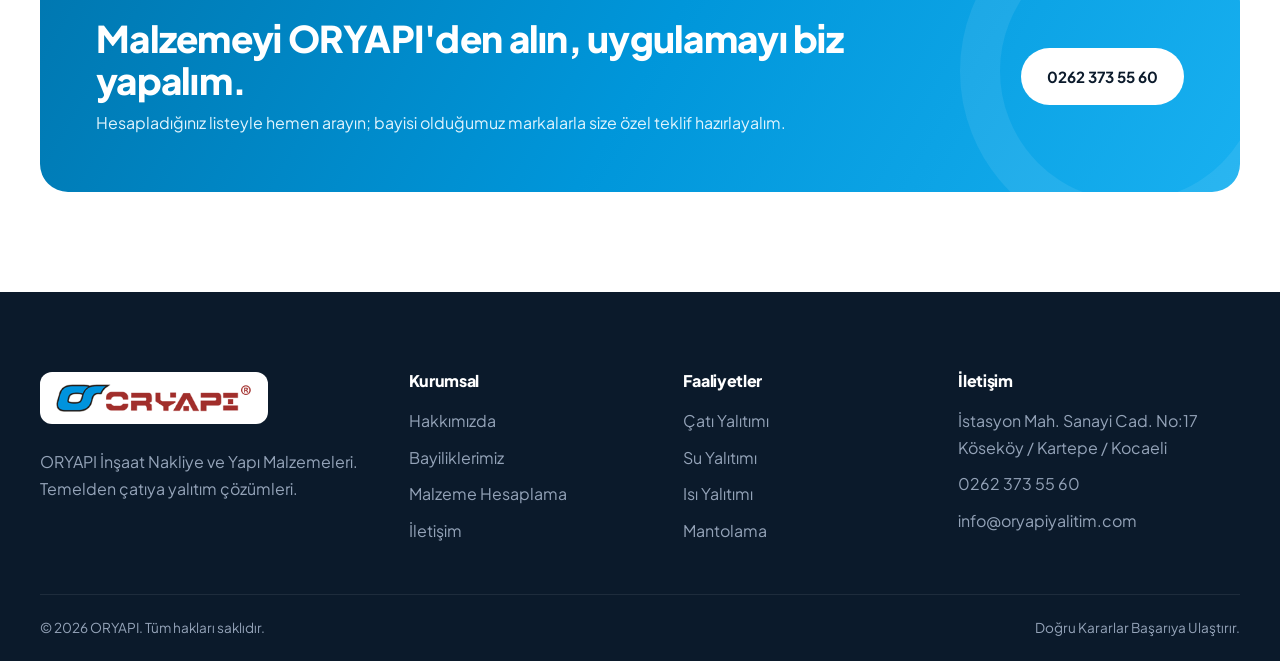
<file: hesaplama.html>
<!doctype html>
<html lang="tr">
<head>
<meta charset="utf-8">
<meta name="viewport" content="width=device-width, initial-scale=1">
<title>Malzeme Hesaplama | Oryapı Yalıtım</title>
<meta name="description" content="ORYAPI İnşaat Nakliye ve Yapı Malzemeleri – Kocaeli Kartepe'de çatı, su, ısı yalıtımı, mantolama, panel çatı ve yapı malzemeleri bayiliği.">
<link rel="icon" href="images/logo.png">
<link rel="preconnect" href="https://fonts.googleapis.com">
<link rel="preconnect" href="https://fonts.gstatic.com" crossorigin>
<link href="https://fonts.googleapis.com/css2?family=Plus+Jakarta+Sans:wght@400;500;600;700;800&display=swap" rel="stylesheet">
<link rel="stylesheet" href="css/style.css">
</head>
<body>

<div class="topbar">
  <div class="container">
    <div class="tb-left">
      <a href="tel:+902623735560"><svg viewBox="0 0 24 24" fill="none" stroke="currentColor" stroke-width="2"><path d="M22 16.9v3a2 2 0 0 1-2.2 2 19.8 19.8 0 0 1-8.6-3.1 19.5 19.5 0 0 1-6-6A19.8 19.8 0 0 1 2.1 4.2 2 2 0 0 1 4.1 2h3a2 2 0 0 1 2 1.7c.1.9.4 1.8.7 2.7a2 2 0 0 1-.5 2.1L8 9.8a16 16 0 0 0 6 6l1.3-1.3a2 2 0 0 1 2.1-.4c.9.3 1.8.6 2.7.7a2 2 0 0 1 1.7 2z"/></svg>0262 373 55 60</a>
      <a href="mailto:info@oryapiyalitim.com"><svg viewBox="0 0 24 24" fill="none" stroke="currentColor" stroke-width="2"><rect x="2" y="4" width="20" height="16" rx="2"/><path d="m22 7-10 6L2 7"/></svg>info@oryapiyalitim.com</a>
    </div>
    <div class="tb-right"><em>Doğru Kararlar Başarıya Ulaştırır...</em></div>
  </div>
</div>

<header class="header">
  <div class="container">
    <a href="index.html" class="logo"><img src="images/logo.png" alt="ORYAPI"></a>
    <nav class="nav">
      <a href="index.html#hakkimizda">Kurumsal</a>
      <a href="index.html#faaliyetler">Faaliyetlerimiz</a>
      <a href="bayiliklerimiz.html">Bayiliklerimiz</a>
      <a href="hesaplama.html" class="active">Hesaplama</a>
      <a href="index.html#iletisim">İletişim</a>
      <a href="tel:+902623735560" class="btn btn-primary">Hemen Arayın</a>
    </nav>
    <button class="menu-btn" aria-label="Menü"><svg viewBox="0 0 24 24" fill="none" stroke="currentColor" stroke-width="2"><path d="M3 6h18M3 12h18M3 18h18"/></svg></button>
  </div>
</header>

<!-- PAGE HERO -->
<section class="page-hero">
  <div class="container">
    <div class="crumb"><a href="index.html">Anasayfa</a> / Malzeme Hesaplama</div>
    <span class="eyebrow">Ücretsiz Araç</span>
    <h1>Malzeme Hesaplama</h1>
    <p>Uygulama alanını metrekare olarak girin; asma tavan, bölme duvar, giydirme duvar ve mantolama için gereken malzeme miktarlarını anında görün.</p>
  </div>
</section>

<section style="padding-top:0">
  <div class="container">
    <div class="calc">
      <div class="calc-tabs" id="calcTabs" role="tablist"></div>
      <div class="calc-main">
        <div class="calc-input">
          <h2 id="calcTitle"></h2>
          <p id="calcDesc"></p>
          <label for="area">Uygulama alanı</label>
          <div class="area-field">
            <input id="area" type="text" inputmode="decimal" placeholder="Örn. 120" autocomplete="off">
            <span>m²</span>
          </div>
          <div class="calc-actions">
            <button type="button" class="btn btn-blue" id="printBtn"><svg viewBox="0 0 24 24" fill="none" stroke="currentColor" stroke-width="2"><path d="M6 9V2h12v7M6 18H4a2 2 0 0 1-2-2v-5a2 2 0 0 1 2-2h16a2 2 0 0 1 2 2v5a2 2 0 0 1-2 2h-2"/><rect x="6" y="14" width="12" height="8"/></svg>Yazdır</button>
            <a href="tel:+902623735560" class="btn btn-primary">Fiyat Teklifi Al</a>
          </div>
          <p class="calc-note">Sonuçlar yaklaşık değerlerdir; fire, detay ve uygulama koşullarına göre değişebilir. Kesin metraj için bizi arayın.</p>
        </div>
        <div class="calc-result">
          <table>
            <thead><tr><th>Malzeme</th><th class="q">Miktar</th></tr></thead>
            <tbody id="calcBody"></tbody>
          </table>
          <p class="calc-hint" id="calcHint">Miktarları görmek için alanı girin.</p>
        </div>
      </div>
    </div>
  </div>
</section>

<div class="container reveal" style="margin:90px auto 100px">
  <div class="cta">
    <div>
      <h2>Malzemeyi ORYAPI'den alın, uygulamayı biz yapalım.</h2>
      <p>Hesapladığınız listeyle hemen arayın; bayisi olduğumuz markalarla size özel teklif hazırlayalım.</p>
    </div>
    <a href="tel:+902623735560" class="btn">0262 373 55 60</a>
  </div>
</div>

<footer class="footer">
  <div class="container">
    <div class="grid">
      <div>
        <a href="index.html" class="flogo"><img src="images/logo.png" alt="ORYAPI"></a>
        <p>ORYAPI İnşaat Nakliye ve Yapı Malzemeleri. Temelden çatıya yalıtım çözümleri.</p>
      </div>
      <div>
        <h4>Kurumsal</h4>
        <ul><li><a href="index.html#hakkimizda">Hakkımızda</a></li><li><a href="bayiliklerimiz.html">Bayiliklerimiz</a></li><li><a href="hesaplama.html">Malzeme Hesaplama</a></li><li><a href="index.html#iletisim">İletişim</a></li></ul>
      </div>
      <div>
        <h4>Faaliyetler</h4>
        <ul><li><a href="index.html#faaliyetler">Çatı Yalıtımı</a></li><li><a href="index.html#faaliyetler">Su Yalıtımı</a></li><li><a href="index.html#faaliyetler">Isı Yalıtımı</a></li><li><a href="index.html#faaliyetler">Mantolama</a></li></ul>
      </div>
      <div>
        <h4>İletişim</h4>
        <ul><li>İstasyon Mah. Sanayi Cad. No:17<br>Köseköy / Kartepe / Kocaeli</li><li><a href="tel:+902623735560">0262 373 55 60</a></li><li><a href="mailto:info@oryapiyalitim.com">info@oryapiyalitim.com</a></li></ul>
      </div>
    </div>
    <div class="bottom"><span>© <span data-year></span> ORYAPI. Tüm hakları saklıdır.</span><span>Doğru Kararlar Başarıya Ulaştırır.</span></div>
  </div>
</footer>

<a href="tel:+902623735560" class="fab" aria-label="Ara"><svg viewBox="0 0 24 24" fill="none" stroke="currentColor" stroke-width="2"><path d="M22 16.9v3a2 2 0 0 1-2.2 2 19.8 19.8 0 0 1-8.6-3.1 19.5 19.5 0 0 1-6-6A19.8 19.8 0 0 1 2.1 4.2 2 2 0 0 1 4.1 2h3a2 2 0 0 1 2 1.7c.1.9.4 1.8.7 2.7a2 2 0 0 1-.5 2.1L8 9.8a16 16 0 0 0 6 6l1.3-1.3a2 2 0 0 1 2.1-.4c.9.3 1.8.6 2.7.7a2 2 0 0 1 1.7 2z"/></svg></a>

<script src="js/main.js"></script>
<script src="js/hesaplama.js"></script>
</body>
</html>
</file>
<file: css/style.css>
/* ORYAPI — logo renkleri: mavi #0096DA, kırmızı #A62527 */
:root{
  --blue:#0096DA; --blue-d:#0077B0; --blue-l:#E6F5FC;
  --red:#A62527; --red-d:#861C1E;
  --ink:#0B1A2B; --ink-2:#13283F; --text:#334155; --muted:#64748B;
  --line:#E2E8F0; --bg:#FFFFFF; --bg-2:#F5F8FB;
  --radius:18px; --shadow:0 10px 30px rgba(11,26,43,.08); --shadow-lg:0 24px 60px rgba(11,26,43,.16);
}
*{box-sizing:border-box;margin:0;padding:0}
html{scroll-behavior:smooth}
body{font-family:"Plus Jakarta Sans",system-ui,sans-serif;color:var(--text);background:var(--bg);line-height:1.65;overflow-x:hidden}
img{max-width:100%;display:block}
a{color:inherit;text-decoration:none}
.container{width:min(1200px,100% - 32px);margin-inline:auto}
h1,h2,h3,h4{color:var(--ink);line-height:1.15;font-weight:800;letter-spacing:-.02em}

/* Topbar */
.topbar{background:var(--ink);color:#cbd5e1;font-size:.85rem}
.topbar .container{display:flex;justify-content:space-between;align-items:center;gap:16px;padding:8px 0;flex-wrap:wrap}
.topbar a:hover{color:#fff}
.topbar .tb-left{display:flex;gap:22px;flex-wrap:wrap}
.topbar span,.topbar a{display:inline-flex;align-items:center;gap:7px}
.topbar svg{width:15px;height:15px;color:var(--blue)}
.topbar em{font-style:normal;color:#fff;opacity:.85}

/* Header */
.header{position:sticky;top:0;z-index:50;background:rgba(255,255,255,.88);backdrop-filter:blur(14px);border-bottom:1px solid transparent;transition:.3s}
.header.scrolled{border-color:var(--line);box-shadow:0 6px 24px rgba(11,26,43,.06)}
.header .container{display:flex;align-items:center;justify-content:space-between;height:78px}
.logo img{height:34px;width:auto}
.nav{display:flex;align-items:center;gap:6px}
.nav a{font-weight:600;font-size:.95rem;color:var(--ink);padding:10px 14px;border-radius:10px;transition:.2s}
.nav a:hover,.nav a.active{color:var(--blue);background:var(--blue-l)}
.nav .btn{margin-left:8px}
.menu-btn{display:none;background:none;border:0;width:44px;height:44px;border-radius:10px;cursor:pointer;color:var(--ink)}
.menu-btn svg{width:26px;height:26px}

/* Buttons */
.btn{display:inline-flex;align-items:center;gap:10px;font-weight:700;font-size:.95rem;padding:14px 24px;border-radius:999px;border:2px solid transparent;cursor:pointer;transition:.25s;font-family:inherit}
.btn svg{width:18px;height:18px}
.btn-primary{background:var(--red);color:#fff!important}
.btn-primary:hover{background:var(--red-d);transform:translateY(-2px);box-shadow:0 12px 24px rgba(166,37,39,.3)}
.btn-blue{background:var(--blue);color:#fff!important}
.btn-blue:hover{background:var(--blue-d);transform:translateY(-2px);box-shadow:0 12px 24px rgba(0,150,218,.3)}
.btn-ghost{border-color:rgba(255,255,255,.4);color:#fff}
.btn-ghost:hover{background:#fff;color:var(--ink)}
.nav .btn{padding:11px 20px}

/* Hero */
.hero{position:relative;min-height:calc(100vh - 115px);display:flex;align-items:center;color:#fff;overflow:hidden;background:var(--ink)}
.hero-bg{position:absolute;inset:0;background:url(../images/hakkimizda.jpg) center/cover;opacity:.35;transform:scale(1.05);animation:zoom 20s ease-in-out infinite alternate}
@keyframes zoom{to{transform:scale(1.15)}}
.hero::before{content:"";position:absolute;inset:0;z-index:1;background:linear-gradient(110deg,rgba(11,26,43,.97) 30%,rgba(11,26,43,.55) 70%,rgba(0,150,218,.35))}
.hero::after{content:"";position:absolute;right:-120px;bottom:-120px;width:520px;height:520px;border-radius:50%;z-index:1;background:radial-gradient(circle,rgba(166,37,39,.45),transparent 65%)}
.hero .container{position:relative;z-index:2;display:grid;grid-template-columns:1.2fr .8fr;gap:60px;align-items:center;padding:80px 0}
.eyebrow{display:inline-flex;align-items:center;gap:10px;font-size:.8rem;font-weight:700;letter-spacing:.14em;text-transform:uppercase;color:var(--blue)}
.eyebrow::before{content:"";width:28px;height:2px;background:currentColor}
.hero h1{color:#fff;font-size:clamp(2.4rem,5.4vw,4.4rem);margin:18px 0 22px}
.hero h1 .accent{background:linear-gradient(90deg,var(--blue),#5cc8f5);-webkit-background-clip:text;background-clip:text;color:transparent}
.hero h1 .red{color:#ff5a5d}
.hero p.lead{font-size:1.15rem;color:#cbd5e1;max-width:560px;margin-bottom:34px}
.hero-actions{display:flex;gap:14px;flex-wrap:wrap}
.hero-card{background:rgba(255,255,255,.07);border:1px solid rgba(255,255,255,.14);backdrop-filter:blur(12px);border-radius:24px;padding:30px}
.hero-card h3{color:#fff;font-size:1.1rem;margin-bottom:18px}
.hero-card ul{list-style:none;display:grid;gap:12px}
.hero-card li{display:flex;align-items:center;gap:12px;color:#e2e8f0;font-weight:500}
.hero-card li i{flex:none;width:30px;height:30px;border-radius:9px;display:grid;place-items:center;background:rgba(0,150,218,.2);color:#5cc8f5}
.hero-card li i svg{width:16px;height:16px}

/* Stats */
.stats{position:relative;z-index:3;margin-top:-60px}
.stats .grid{display:grid;grid-template-columns:repeat(4,1fr);background:#fff;border-radius:var(--radius);box-shadow:var(--shadow-lg);overflow:hidden}
.stat{padding:30px 26px;border-right:1px solid var(--line)}
.stat:last-child{border:0}
.stat b{display:block;font-size:2.3rem;font-weight:800;color:var(--ink);letter-spacing:-.03em}
.stat b span{color:var(--red)}
.stat small{color:var(--muted);font-weight:600}

/* Sections */
section{padding:100px 0}
.section-head{max-width:680px;margin-bottom:54px}
.section-head.center{text-align:center;margin-inline:auto}
.section-head.center .eyebrow{justify-content:center}
.section-head h2{font-size:clamp(1.9rem,3.6vw,2.8rem);margin:14px 0}
.section-head p{color:var(--muted);font-size:1.05rem}
.bg-soft{background:var(--bg-2)}

/* About */
.about{display:grid;grid-template-columns:1fr 1fr;gap:70px;align-items:center}
.about-img{position:relative}
.about-img img{border-radius:24px;box-shadow:var(--shadow-lg);aspect-ratio:4/3.4;object-fit:cover;width:100%}
.about-img .badge{position:absolute;right:-20px;bottom:30px;background:var(--red);color:#fff;border-radius:18px;padding:20px 24px;box-shadow:var(--shadow-lg);max-width:220px}
.about-img .badge b{display:block;font-size:1.05rem}
.about-img .badge small{opacity:.85}
.about-img::before{content:"";position:absolute;left:-18px;top:-18px;width:120px;height:120px;border-radius:20px;background:repeating-linear-gradient(45deg,var(--blue) 0 3px,transparent 3px 12px);opacity:.35;z-index:-1}
.about p{margin-bottom:16px}
.values{display:grid;grid-template-columns:1fr 1fr;gap:12px;margin:28px 0 34px}
.values div{display:flex;align-items:center;gap:10px;font-weight:600;color:var(--ink)}
.values svg{width:22px;height:22px;color:var(--blue);flex:none}

/* Services */
.services{display:grid;grid-template-columns:repeat(4,1fr);gap:22px}
.service{position:relative;background:#fff;border:1px solid var(--line);border-radius:var(--radius);padding:30px 26px;transition:.3s;overflow:hidden}
.service::after{content:"";position:absolute;left:0;bottom:0;height:4px;width:0;background:linear-gradient(90deg,var(--blue),var(--red));transition:.4s}
.service:hover{transform:translateY(-6px);box-shadow:var(--shadow-lg);border-color:transparent}
.service:hover::after{width:100%}
.service .ic{width:58px;height:58px;border-radius:16px;display:grid;place-items:center;background:var(--blue-l);color:var(--blue);margin-bottom:22px;transition:.3s}
.service:nth-child(even) .ic{background:#FBECEC;color:var(--red)}
.service:hover .ic{transform:rotate(-8deg) scale(1.08)}
.service .ic svg{width:28px;height:28px}
.service h3{font-size:1.15rem;margin-bottom:10px}
.service p{font-size:.93rem;color:var(--muted)}

/* CTA band */
.cta{background:linear-gradient(120deg,var(--blue-d),var(--blue) 50%,#18B0F0);color:#fff;border-radius:28px;padding:56px;display:flex;align-items:center;justify-content:space-between;gap:30px;position:relative;overflow:hidden}
.cta::after{content:"";position:absolute;right:-60px;top:-60px;width:260px;height:260px;border-radius:50%;border:40px solid rgba(255,255,255,.08)}
.cta h2{color:#fff;font-size:clamp(1.6rem,3vw,2.3rem);margin-bottom:8px}
.cta p{color:#e0f4fd}
.cta .btn{position:relative;z-index:1;background:#fff;color:var(--ink)!important;white-space:nowrap}
.cta .btn:hover{transform:translateY(-2px);box-shadow:0 12px 24px rgba(0,0,0,.2)}

/* Brands */
.brand-tile{background:#fff;border:1px solid var(--line);border-radius:var(--radius);aspect-ratio:16/10;display:grid;place-items:center;padding:22px;position:relative;transition:.3s;overflow:hidden}
.brand-tile img{max-height:84px;max-width:85%;object-fit:contain;transition:.35s}
.brand-tile img.invert{filter:brightness(0);opacity:.85}
.brand-tile:hover{transform:translateY(-6px);box-shadow:var(--shadow-lg);border-color:var(--c)}
.brand-tile:hover img{transform:scale(1.06)}
.brand-tile:hover img.invert{filter:brightness(0) saturate(100%) invert(18%) sepia(85%) saturate(3000%) hue-rotate(350deg)}
.brand-tile .word{font-weight:800;font-size:1.35rem;letter-spacing:-.02em;text-align:center;line-height:1.1;color:var(--c);transition:.35s;display:flex;flex-direction:column;align-items:center;gap:8px}
.brand-tile .word i{font-style:normal;width:46px;height:46px;border-radius:12px;display:grid;place-items:center;color:#fff;font-size:1rem;background:var(--c);transition:.35s;box-shadow:0 8px 18px -6px var(--c)}
.brand-tile .word small{font-size:.7rem;font-weight:700;letter-spacing:.12em;text-transform:uppercase;opacity:.8}
.brand-tile:hover .word{transform:scale(1.06)}
.brand-tile:hover .word i{transform:rotate(-8deg)}
.brand-tile .name{position:absolute;left:0;right:0;bottom:0;font-size:.78rem;font-weight:700;color:#fff;background:var(--ink);padding:7px;text-align:center;transform:translateY(105%);opacity:0;transition:.3s}
.brand-tile:hover .name{transform:none;opacity:1}

/* Marquee */
.marquee{overflow:hidden;mask-image:linear-gradient(90deg,transparent,#000 10%,#000 90%,transparent)}
.marquee-track{display:flex;gap:20px;width:max-content;animation:scroll 45s linear infinite}
.marquee:hover .marquee-track{animation-play-state:paused}
.marquee .brand-tile{width:220px;aspect-ratio:auto;height:120px;flex:none}
@keyframes scroll{to{transform:translateX(calc(-50% - 10px))}}

/* Dealers page */
.page-hero{background:var(--ink);color:#fff;padding:90px 0 120px;position:relative;overflow:hidden}
.page-hero::before{content:"";position:absolute;inset:0;background:url(../images/izole.jpg) center/cover;opacity:.12}
.page-hero::after{content:"";position:absolute;left:-100px;top:-100px;width:400px;height:400px;border-radius:50%;background:radial-gradient(circle,rgba(0,150,218,.45),transparent 65%)}
.page-hero .container{position:relative;z-index:1}
.page-hero h1{color:#fff;font-size:clamp(2.2rem,5vw,3.6rem);margin:14px 0}
.page-hero p{color:#cbd5e1;max-width:600px;font-size:1.1rem}
.crumb{font-size:.88rem;color:#94a3b8;margin-bottom:10px}
.crumb a:hover{color:#fff}
.dealer-tools{display:flex;justify-content:space-between;align-items:center;gap:20px;background:#fff;border-radius:var(--radius);box-shadow:var(--shadow-lg);padding:18px 22px;margin-top:-50px;position:relative;z-index:2;flex-wrap:wrap}
.dealer-tools b{color:var(--ink);font-size:1.05rem}
.dealer-tools b span{color:var(--red)}
.search{position:relative;flex:1;max-width:360px;min-width:220px}
.search input{width:100%;padding:13px 16px 13px 44px;border:1px solid var(--line);border-radius:999px;font:inherit;outline:none;transition:.2s;background:var(--bg-2)}
.search input:focus{border-color:var(--blue);background:#fff;box-shadow:0 0 0 4px var(--blue-l)}
.search svg{position:absolute;left:16px;top:50%;transform:translateY(-50%);width:18px;height:18px;color:var(--muted)}
.brands-grid{display:grid;grid-template-columns:repeat(4,1fr);gap:22px;margin-top:44px}
.brands-grid .brand-tile{opacity:0;animation:fadeUp .6s forwards}
@keyframes fadeUp{from{opacity:0;transform:translateY(20px)}to{opacity:1;transform:none}}
.empty{display:none;text-align:center;color:var(--muted);padding:40px}

/* Contact */
.contact{display:grid;grid-template-columns:.9fr 1.1fr;gap:40px}
.c-list{display:grid;gap:16px}
.c-item{display:flex;gap:18px;align-items:flex-start;background:#fff;border:1px solid var(--line);border-radius:var(--radius);padding:22px;transition:.3s}
.c-item:hover{border-color:var(--blue);box-shadow:var(--shadow)}
.c-item i{flex:none;width:50px;height:50px;border-radius:14px;display:grid;place-items:center;background:var(--blue);color:#fff}
.c-item:nth-child(2) i{background:var(--red)}
.c-item:nth-child(3) i{background:var(--ink)}
.c-item i svg{width:22px;height:22px}
.c-item small{display:block;font-weight:700;font-size:.78rem;letter-spacing:.1em;text-transform:uppercase;color:var(--muted)}
.c-item strong{color:var(--ink);font-size:1.05rem}
.c-item a:hover{color:var(--blue)}
.map{border-radius:var(--radius);overflow:hidden;box-shadow:var(--shadow);min-height:420px;border:1px solid var(--line)}
.map iframe{width:100%;height:100%;min-height:420px;border:0;display:block}
.form{margin-top:20px;background:#fff;border:1px solid var(--line);border-radius:var(--radius);padding:26px;display:grid;gap:14px}
.form h3{font-size:1.15rem}
.form .row{display:grid;grid-template-columns:1fr 1fr;gap:14px}
.form input,.form textarea{width:100%;padding:13px 16px;border:1px solid var(--line);border-radius:12px;font:inherit;outline:none;background:var(--bg-2);transition:.2s}
.form input:focus,.form textarea:focus{border-color:var(--blue);background:#fff;box-shadow:0 0 0 4px var(--blue-l)}
.form textarea{min-height:110px;resize:vertical}
.form .btn{justify-self:start}

/* Footer */
.footer{background:var(--ink);color:#94a3b8;padding:80px 0 0;margin-top:0}
.footer .grid{display:grid;grid-template-columns:1.4fr 1fr 1fr 1.2fr;gap:40px;padding-bottom:50px}
.footer .flogo{background:#fff;display:inline-block;padding:12px 16px;border-radius:12px;margin-bottom:18px}
.footer .flogo img{height:28px}
.footer h4{color:#fff;font-size:1rem;margin-bottom:18px}
.footer ul{list-style:none;display:grid;gap:10px}
.footer a:hover{color:#fff}
.footer .bottom{border-top:1px solid rgba(255,255,255,.08);padding:22px 0;font-size:.85rem;display:flex;justify-content:space-between;gap:10px;flex-wrap:wrap}

/* Floating call */
.fab{position:fixed;right:22px;bottom:22px;z-index:60;width:58px;height:58px;border-radius:50%;background:var(--red);color:#fff;display:grid;place-items:center;box-shadow:0 12px 28px rgba(166,37,39,.45);animation:pulse 2.4s infinite}
.fab svg{width:24px;height:24px}
@keyframes pulse{0%{box-shadow:0 0 0 0 rgba(166,37,39,.5)}70%{box-shadow:0 0 0 18px rgba(166,37,39,0)}100%{box-shadow:0 0 0 0 rgba(166,37,39,0)}}

/* Reveal */
.reveal{opacity:0;transform:translateY(30px);transition:opacity .8s ease,transform .8s ease}
.reveal.in{opacity:1;transform:none}

/* Responsive */
@media (max-width:1024px){
  .services,.brands-grid{grid-template-columns:repeat(3,1fr)}
  .hero .container{grid-template-columns:1fr}
  .hero-card{display:none}
  .footer .grid{grid-template-columns:1fr 1fr}
}
@media (max-width:860px){
  .menu-btn{display:grid;place-items:center}
  .nav{position:fixed;top:78px;left:0;right:0;flex-direction:column;align-items:stretch;background:#fff;padding:16px;gap:4px;border-bottom:1px solid var(--line);box-shadow:var(--shadow-lg);transform:translateY(-12px);opacity:0;visibility:hidden;transition:.3s}
  .nav.open{transform:none;opacity:1;visibility:visible}
  .nav .btn{margin:8px 0 0;justify-content:center}
  .about,.contact{grid-template-columns:1fr}
  .about-img .badge{right:12px}
  .stats .grid{grid-template-columns:1fr 1fr}
  .stat:nth-child(2){border-right:0}
  .stat:nth-child(-n+2){border-bottom:1px solid var(--line)}
  .services,.brands-grid{grid-template-columns:1fr 1fr}
  .cta{flex-direction:column;align-items:flex-start;padding:40px 28px}
  section{padding:80px 0}
}
@media (max-width:560px){
  .topbar .tb-right{display:none}
  .services{grid-template-columns:1fr}
  .brands-grid{gap:14px}
  .brand-tile .word{font-size:1.05rem}
  .values,.form .row{grid-template-columns:1fr}
  .footer .grid{grid-template-columns:1fr}
  .stat{padding:22px 18px}
  .stat b{font-size:1.8rem}
}
@media (prefers-reduced-motion:reduce){*{animation:none!important;transition:none!important}.reveal{opacity:1;transform:none}}

/* Malzeme hesaplama */
.calc{background:#fff;border-radius:var(--radius);box-shadow:var(--shadow-lg);margin-top:-50px;position:relative;z-index:2;overflow:hidden}
.calc-tabs{display:flex;gap:8px;padding:14px;background:var(--bg-2);border-bottom:1px solid var(--line);overflow-x:auto;scrollbar-width:none}
.calc-tabs::-webkit-scrollbar{display:none}
.calc-tabs button{flex:none;display:inline-flex;align-items:center;gap:8px;font:inherit;font-weight:700;font-size:.92rem;color:var(--ink);background:transparent;border:1px solid transparent;padding:11px 18px;border-radius:999px;cursor:pointer;transition:.2s;white-space:nowrap}
.calc-tabs button span{color:var(--blue);font-size:1.1rem;line-height:1}
.calc-tabs button:hover{background:#fff;border-color:var(--line)}
.calc-tabs button.active{background:var(--ink);color:#fff}
.calc-tabs button.active span{color:#fff}
.calc-main{display:grid;grid-template-columns:minmax(0,5fr) minmax(0,7fr)}
.calc-input{padding:36px;border-right:1px solid var(--line)}
.calc-input h2{font-size:1.7rem}
.calc-input>p{color:var(--muted);margin:8px 0 26px}
.calc-input label{display:block;font-weight:700;color:var(--ink);font-size:.9rem;margin-bottom:8px}
.area-field{display:flex;align-items:center;border:2px solid var(--line);border-radius:16px;background:var(--bg-2);transition:.2s;overflow:hidden}
.area-field:focus-within{border-color:var(--blue);background:#fff;box-shadow:0 0 0 5px var(--blue-l)}
.area-field input{flex:1;min-width:0;width:100%;border:0;background:transparent;font:inherit;font-size:2rem;font-weight:800;color:var(--ink);padding:14px 18px;outline:none}
.area-field span{padding:0 20px;font-weight:800;font-size:1.2rem;color:var(--blue)}
.calc-actions{display:flex;flex-wrap:wrap;gap:10px;margin-top:22px}
.calc-note{font-size:.82rem;color:var(--muted);margin-top:22px;padding:12px 14px;border-left:3px solid var(--red);background:var(--bg-2);border-radius:0 10px 10px 0}
.calc-result{padding:24px 30px 30px}
.calc-result table{width:100%;border-collapse:collapse}
.calc-result th{text-align:left;font-size:.75rem;letter-spacing:.1em;text-transform:uppercase;color:var(--muted);padding:10px 8px;border-bottom:2px solid var(--line)}
.calc-result td{padding:13px 8px;border-bottom:1px solid var(--line);color:var(--ink);font-weight:500}
.calc-result tr:last-child td{border-bottom:0}
.calc-result tbody tr:hover td{background:var(--blue-l)}
.calc-result .q{text-align:right;white-space:nowrap}
.calc-result td.q{color:var(--muted)}
.calc-result td.q b{color:var(--red);font-size:1.15rem;font-weight:800;margin-right:2px}
.calc-result .dash{color:#cbd5e1}
.calc-hint{text-align:center;color:var(--muted);font-size:.9rem;margin-top:14px}
a.brand-tile{cursor:pointer}
@media (max-width:860px){
  .calc-main{grid-template-columns:minmax(0,1fr)}
  .calc-input{border-right:0;border-bottom:1px solid var(--line);padding:26px 20px}
  .calc-result{padding:18px 14px 24px}
}
@media print{
  .topbar,.header,.page-hero,.calc-tabs,.calc-actions,.cta,.footer,.fab,.reveal{display:none!important}
  .calc{box-shadow:none;margin:0}
  .calc-main{grid-template-columns:minmax(0,1fr)}
  .calc-input{border:0;padding:0 0 16px}
}
</file>
